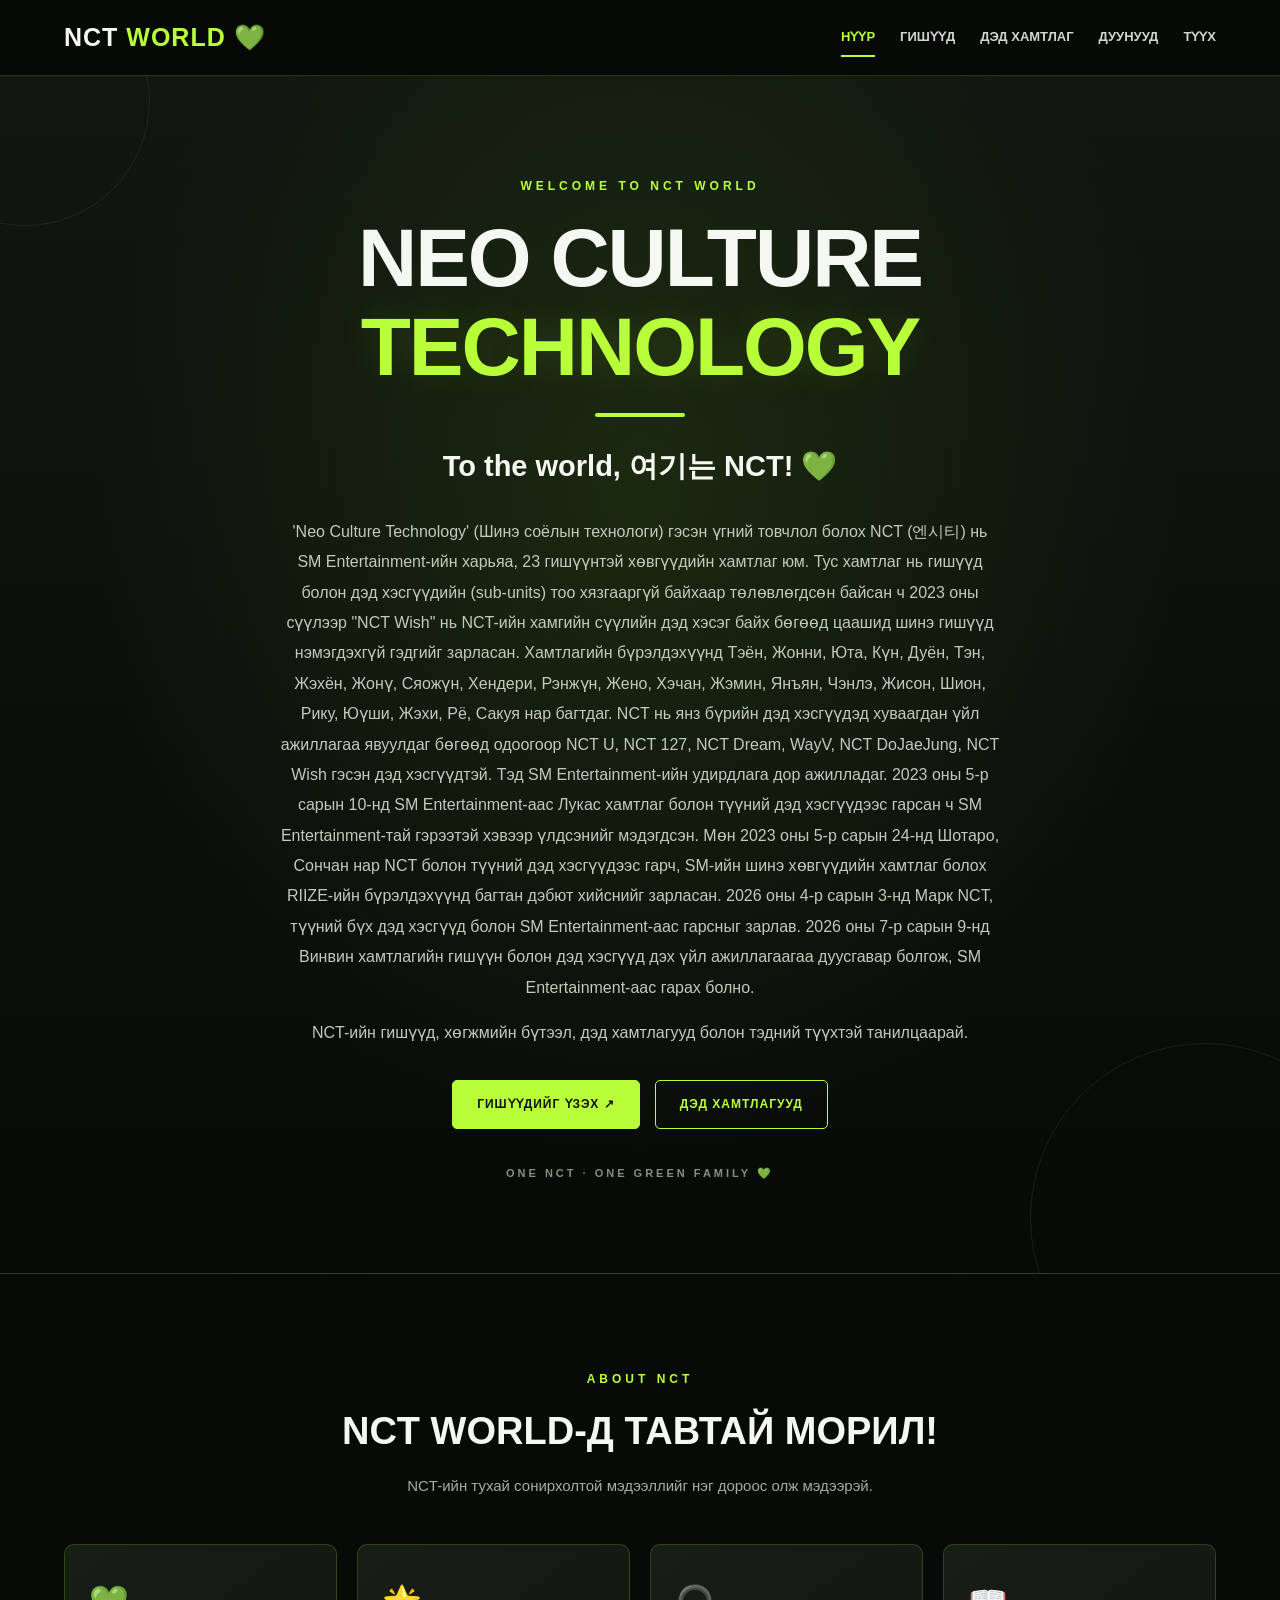
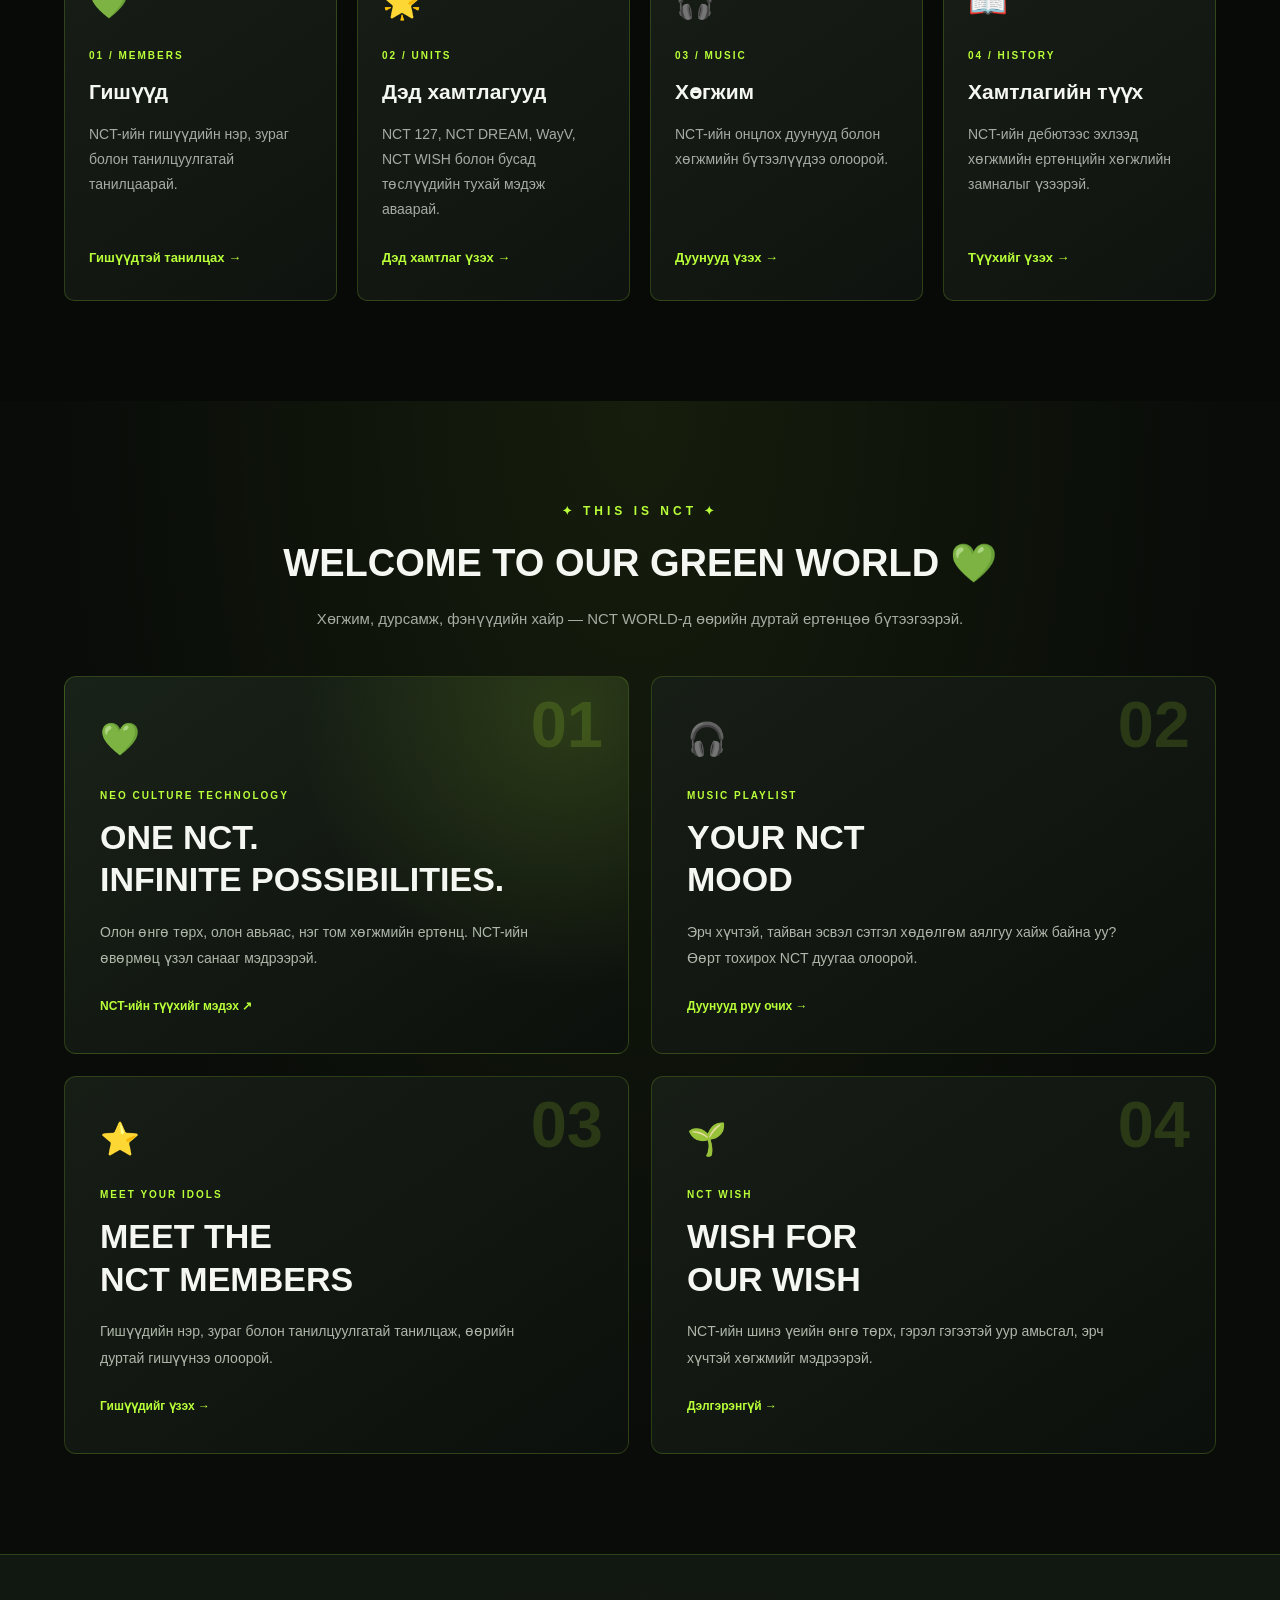
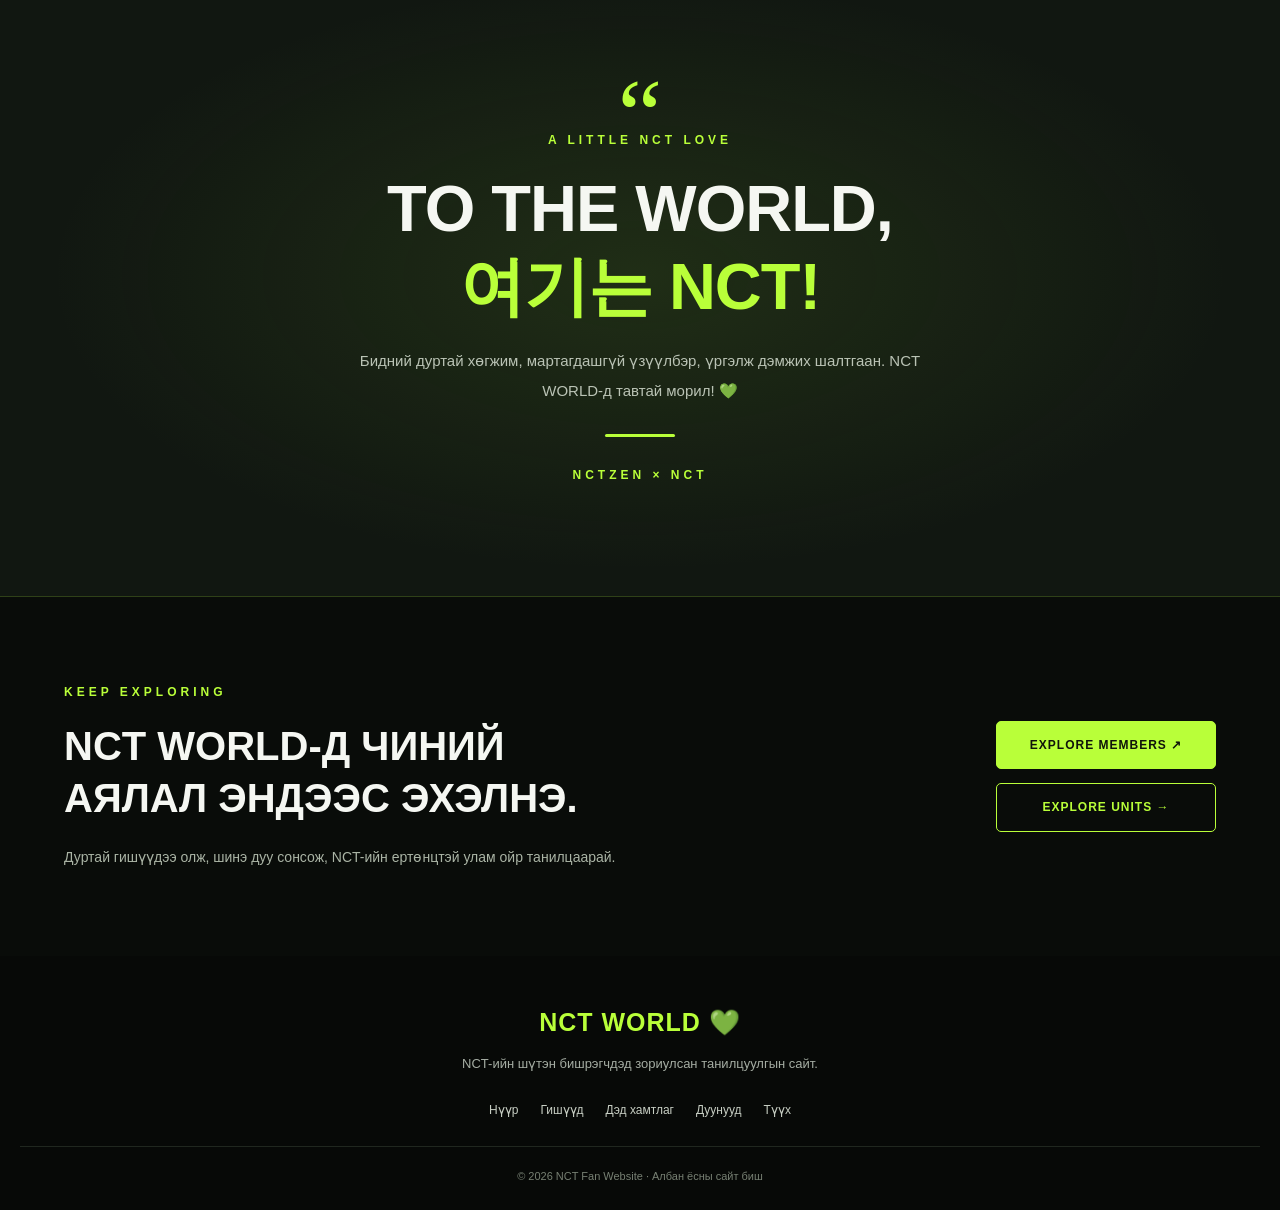
<file: index.html>
<!DOCTYPE html>
<html lang="mn">
<head>
    <meta charset="UTF-8">
    <meta name="viewport" content="width=device-width, initial-scale=1.0">
    <meta name="description" content="NCT WORLD - NCT хамтлагийн шүтэн бишрэгчдэд зориулсан сайт.">
    <title>NCT WORLD 💚 | Нүүр</title>
    <link rel="stylesheet" href="index.css">
</head>
<body>

<!-- HEADER -->
<header class="header">
    <a href="index.html" class="logo">NCT <span>WORLD 💚</span></a>

    <nav class="navbar">
        <a class="active" href="index.html">НҮҮР</a>
        <a href="members.html">ГИШҮҮД</a>
        <a href="units.html">ДЭД ХАМТЛАГ</a>
        <a href="songs.html">ДУУНУУД</a>
        <a href="history.html">ТҮҮХ</a>
    </nav>
</header>

<main>

    <!-- HERO -->
    <section class="hero">
        <div class="hero-content">

            <p class="eyebrow">WELCOME TO NCT WORLD</p>

            <h1>
                NEO CULTURE<br>
                <span>TECHNOLOGY</span>
            </h1>

            <div class="hero-line"></div>

            <h2>To the world, 여기는 NCT! 💚</h2>

            <p class="hero-description">
            'Neo Culture Technology' (Шинэ соёлын технологи) гэсэн үгний товчлол болох NCT (엔시티) нь SM Entertainment-ийн харьяа, 23 гишүүнтэй хөвгүүдийн хамтлаг юм. Тус хамтлаг нь гишүүд болон дэд хэсгүүдийн (sub-units) тоо хязгааргүй байхаар төлөвлөгдсөн байсан ч 2023 оны сүүлээр "NCT Wish" нь NCT-ийн хамгийн сүүлийн дэд хэсэг байх бөгөөд цаашид шинэ гишүүд нэмэгдэхгүй гэдгийг зарласан. Хамтлагийн бүрэлдэхүүнд Тэён, Жонни, Юта, Күн, Дуён, Тэн, Жэхён, Жонү, Сяожүн, Хендери, Рэнжүн, Жено, Хэчан, Жэмин, Янъян, Чэнлэ, Жисон, Шион, Рику, Юүши, Жэхи, Рё, Сакуя нар багтдаг. NCT нь янз бүрийн дэд хэсгүүдэд хуваагдан үйл ажиллагаа явуулдаг бөгөөд одоогоор NCT U, NCT 127, NCT Dream, WayV, NCT DoJaeJung, NCT Wish гэсэн дэд хэсгүүдтэй. Тэд SM Entertainment-ийн удирдлага дор ажилладаг. 2023 оны 5-р сарын 10-нд SM Entertainment-аас Лукас хамтлаг болон түүний дэд хэсгүүдээс гарсан ч SM Entertainment-тай гэрээтэй хэвээр үлдсэнийг мэдэгдсэн. Мөн 2023 оны 5-р сарын 24-нд Шотаро, Сончан нар NCT болон түүний дэд хэсгүүдээс гарч, SM-ийн шинэ хөвгүүдийн хамтлаг болох RIIZE-ийн бүрэлдэхүүнд багтан дэбют хийснийг зарласан. 2026 оны 4-р сарын 3-нд Марк NCT, түүний бүх дэд хэсгүүд болон SM Entertainment-аас гарсныг зарлав. 2026 оны 7-р сарын 9-нд Винвин хамтлагийн гишүүн болон дэд хэсгүүд дэх үйл ажиллагаагаа дуусгавар болгож, SM Entertainment-аас гарах болно.
            </p>

            <p class="hero-description">
                NCT-ийн гишүүд, хөгжмийн бүтээл, дэд хамтлагууд
                болон тэдний түүхтэй танилцаарай.
            </p>

            <div class="hero-buttons">
                <a href="members.html" class="button primary-button">
                    ГИШҮҮДИЙГ ҮЗЭХ ↗
                </a>

                <a href="units.html" class="button secondary-button">
                    ДЭД ХАМТЛАГУУД
                </a>
            </div>

            <p class="hero-note">ONE NCT · ONE GREEN FAMILY 💚</p>
        </div>

        <div class="hero-decoration decoration-one"></div>
        <div class="hero-decoration decoration-two"></div>
    </section>


    <!-- ABOUT NCT -->
    <section class="container about-section">

        <div class="section-heading">
            <p class="eyebrow">ABOUT NCT</p>
            <h2>NCT WORLD-Д ТАВТАЙ МОРИЛ!</h2>
            <p>
                NCT-ийн тухай сонирхолтой мэдээллийг
                нэг дороос олж мэдээрэй.
            </p>
        </div>

        <div class="card-grid">

            <article class="info-card">
                <div class="card-icon">💚</div>
                <p class="card-number">01 / MEMBERS</p>
                <h3>Гишүүд</h3>
                <p>
                    NCT-ийн гишүүдийн нэр, зураг болон
                    танилцуулгатай танилцаарай.
                </p>
                <a href="members.html" class="text-link">
                    Гишүүдтэй танилцах →
                </a>
            </article>

            <article class="info-card">
                <div class="card-icon">🌟</div>
                <p class="card-number">02 / UNITS</p>
                <h3>Дэд хамтлагууд</h3>
                <p>
                    NCT 127, NCT DREAM, WayV, NCT WISH
                    болон бусад төслүүдийн тухай мэдэж аваарай.
                </p>
                <a href="units.html" class="text-link">
                    Дэд хамтлаг үзэх →
                </a>
            </article>

            <article class="info-card">
                <div class="card-icon">🎧</div>
                <p class="card-number">03 / MUSIC</p>
                <h3>Хөгжим</h3>
                <p>
                    NCT-ийн онцлох дуунууд болон
                    хөгжмийн бүтээлүүдээ олоорой.
                </p>
                <a href="songs.html" class="text-link">
                    Дуунууд үзэх →
                </a>
            </article>

            <article class="info-card">
                <div class="card-icon">📖</div>
                <p class="card-number">04 / HISTORY</p>
                <h3>Хамтлагийн түүх</h3>
                <p>
                    NCT-ийн дебютээс эхлээд хөгжмийн
                    ертөнцийн хөгжлийн замналыг үзээрэй.
                </p>
                <a href="history.html" class="text-link">
                    Түүхийг үзэх →
                </a>
            </article>

        </div>
    </section>


    <!-- NCT WORLD SPECIAL ZONE -->
    <section class="special-section">
        <div class="container">

            <div class="section-heading">
                <p class="eyebrow">✦ THIS IS NCT ✦</p>
                <h2>WELCOME TO OUR GREEN WORLD 💚</h2>
                <p>
                    Хөгжим, дурсамж, фэнүүдийн хайр —
                    NCT WORLD-д өөрийн дуртай ертөнцөө бүтээгээрэй.
                </p>
            </div>

            <div class="special-grid">

                <article class="special-card special-main">
                    <div class="special-number">01</div>
                    <div class="special-icon">💚</div>
                    <p class="special-label">NEO CULTURE TECHNOLOGY</p>
                    <h3>ONE NCT.<br>INFINITE POSSIBILITIES.</h3>
                    <p>
                        Олон өнгө төрх, олон авьяас,
                        нэг том хөгжмийн ертөнц.
                        NCT-ийн өвөрмөц үзэл санааг мэдрээрэй.
                    </p>
                    <a href="history.html" class="special-link">
                        NCT-ийн түүхийг мэдэх ↗
                    </a>
                </article>

                <article class="special-card">
                    <div class="special-number">02</div>
                    <div class="special-icon">🎧</div>
                    <p class="special-label">MUSIC PLAYLIST</p>
                    <h3>YOUR NCT<br>MOOD</h3>
                    <p>
                        Эрч хүчтэй, тайван эсвэл сэтгэл хөдөлгөм
                        аялгуу хайж байна уу?
                        Өөрт тохирох NCT дуугаа олоорой.
                    </p>
                    <a href="songs.html" class="special-link">
                        Дуунууд руу очих →
                    </a>
                </article>

                <article class="special-card">
                    <div class="special-number">03</div>
                    <div class="special-icon">⭐</div>
                    <p class="special-label">MEET YOUR IDOLS</p>
                    <h3>MEET THE<br>NCT MEMBERS</h3>
                    <p>
                        Гишүүдийн нэр, зураг болон
                        танилцуулгатай танилцаж,
                        өөрийн дуртай гишүүнээ олоорой.
                    </p>
                    <a href="members.html" class="special-link">
                        Гишүүдийг үзэх →
                    </a>
                </article>

                <article class="special-card">
                    <div class="special-number">04</div>
                    <div class="special-icon">🌱</div>
                    <p class="special-label">NCT WISH</p>
                    <h3>WISH FOR<br>OUR WISH</h3>
                    <p>
                        NCT-ийн шинэ үеийн өнгө төрх,
                        гэрэл гэгээтэй уур амьсгал,
                        эрч хүчтэй хөгжмийг мэдрээрэй.
                    </p>
                    <a href="units.html" class="special-link">
                        Дэлгэрэнгүй →
                    </a>
                </article>

            </div>
        </div>
    </section>


    <!-- NCT QUOTE -->
    <section class="quote-section">
        <div class="quote-content">

            <span class="quote-mark">“</span>

            <p class="eyebrow">A LITTLE NCT LOVE</p>

            <h2>
                TO THE WORLD,<br>
                <span>여기는 NCT!</span>
            </h2>

            <p class="quote-description">
                Бидний дуртай хөгжим, мартагдашгүй үзүүлбэр,
                үргэлж дэмжих шалтгаан.
                NCT WORLD-д тавтай морил! 💚
            </p>

            <div class="quote-divider"></div>

            <p class="quote-signature">NCTZEN × NCT</p>

        </div>
    </section>


    <!-- EXPLORE NCT -->
    <section class="explore-section">
        <div class="container explore-content">

            <div>
                <p class="eyebrow">KEEP EXPLORING</p>

                <h2>
                    NCT WORLD-Д ЧИНИЙ<br>
                    АЯЛАЛ ЭНДЭЭС ЭХЭЛНЭ.
                </h2>

                <p>
                    Дуртай гишүүдээ олж, шинэ дуу сонсож,
                    NCT-ийн ертөнцтэй улам ойр танилцаарай.
                </p>
            </div>

            <div class="explore-buttons">
                <a href="members.html" class="button primary-button">
                    EXPLORE MEMBERS ↗
                </a>

                <a href="units.html" class="button secondary-button">
                    EXPLORE UNITS →
                </a>
            </div>

        </div>
    </section>

</main>


<!-- FOOTER -->
<footer class="footer">

    <a href="index.html" class="footer-logo">NCT WORLD 💚</a>

    <p>
        NCT-ийн шүтэн бишрэгчдэд зориулсан танилцуулгын сайт.
    </p>

    <div class="footer-links">
        <a href="index.html">Нүүр</a>
        <a href="members.html">Гишүүд</a>
        <a href="units.html">Дэд хамтлаг</a>
        <a href="songs.html">Дуунууд</a>
        <a href="history.html">Түүх</a>
    </div>

    <p class="copyright">
        © 2026 NCT Fan Website · Албан ёсны сайт биш
    </p>

</footer>

</body>
</html>
</file>
<file: index.css>
/* =========================
   NCT WORLD MAIN STYLE
========================= */

:root {
    --green: #b9ff39;
    --green-light: #d1ff83;
    --black: #080a08;
    --dark: #101410;
    --card: #151b15;
    --white: #f5f7f2;
    --gray: #a5ada3;
    --border: rgba(185, 255, 57, 0.18);
}

* {
    margin: 0;
    padding: 0;
    box-sizing: border-box;
}

html {
    scroll-behavior: smooth;
    scroll-padding-top: 90px;
}

body {
    font-family: Arial, Helvetica, sans-serif;
    background: var(--black);
    color: var(--white);
    line-height: 1.7;
}

a {
    color: inherit;
    text-decoration: none;
}

.container {
    width: min(1180px, 90%);
    margin: 0 auto;
}


/* HEADER */

.header {
    position: sticky;
    top: 0;
    z-index: 1000;
    min-height: 76px;
    padding: 15px 5%;
    display: flex;
    align-items: center;
    justify-content: space-between;
    gap: 25px;
    background: rgba(8, 10, 8, 0.96);
    border-bottom: 1px solid var(--border);
    backdrop-filter: blur(12px);
}

.logo {
    font-size: 25px;
    font-weight: 900;
    letter-spacing: 1px;
    white-space: nowrap;
}

.logo span {
    color: var(--green);
}

.navbar {
    display: flex;
    align-items: center;
    justify-content: center;
    flex-wrap: wrap;
    gap: 25px;
}

.navbar a {
    position: relative;
    color: #d2d7ce;
    font-size: 13px;
    font-weight: bold;
    transition: 0.3s;
}

.navbar a::after {
    content: "";
    position: absolute;
    left: 0;
    bottom: -8px;
    width: 0;
    height: 2px;
    background: var(--green);
    transition: 0.3s;
}

.navbar a:hover,
.navbar a.active {
    color: var(--green);
}

.navbar a:hover::after,
.navbar a.active::after {
    width: 100%;
}


/* HERO */

.hero {
    position: relative;
    min-height: 650px;
    padding: 100px 20px 90px;
    display: flex;
    align-items: center;
    justify-content: center;
    text-align: center;
    overflow: hidden;
    background:
        radial-gradient(
            ellipse at 50% 35%,
            rgba(87, 133, 29, 0.20),
            transparent 60%
        ),
        linear-gradient(180deg, #101610, #080a08);
    border-bottom: 1px solid var(--border);
}

.hero-content {
    position: relative;
    z-index: 2;
    max-width: 900px;
    margin: auto;
}

.eyebrow {
    color: var(--green);
    font-size: 12px;
    font-weight: 900;
    letter-spacing: 4px;
    margin-bottom: 18px;
}

.hero h1 {
    font-size: clamp(42px, 7vw, 82px);
    line-height: 1.08;
    font-weight: 900;
    letter-spacing: -2px;
    margin-bottom: 22px;
}

.hero h1 span {
    color: var(--green);
    text-shadow: 0 0 35px rgba(185, 255, 57, 0.13);
}

.hero-line {
    width: 90px;
    height: 4px;
    margin: 0 auto 25px;
    background: var(--green);
    border-radius: 10px;
}

.hero h2 {
    font-size: clamp(20px, 3vw, 29px);
    margin-bottom: 25px;
}

.hero-description {
    max-width: 720px;
    margin: 0 auto 15px;
    color: #c2c9be;
    font-size: 16px;
    line-height: 1.9;
}

.hero-note {
    margin-top: 35px;
    color: #85907f;
    font-size: 11px;
    font-weight: bold;
    letter-spacing: 3px;
}

.hero-buttons {
    display: flex;
    justify-content: center;
    gap: 15px;
    flex-wrap: wrap;
    margin-top: 32px;
}

.hero-decoration {
    position: absolute;
    width: 250px;
    height: 250px;
    border: 1px solid rgba(185, 255, 57, 0.09);
    border-radius: 50%;
    pointer-events: none;
}

.decoration-one {
    top: -100px;
    left: -100px;
}

.decoration-two {
    right: -100px;
    bottom: -120px;
    width: 350px;
    height: 350px;
}


/* BUTTONS */

.button {
    display: inline-flex;
    align-items: center;
    justify-content: center;
    min-height: 48px;
    padding: 13px 24px;
    border-radius: 5px;
    font-size: 12px;
    font-weight: 900;
    letter-spacing: 1px;
    transition: 0.3s;
}

.primary-button {
    color: #10150a;
    background: var(--green);
    border: 1px solid var(--green);
}

.primary-button:hover {
    background: var(--green-light);
    transform: translateY(-3px);
    box-shadow: 0 8px 25px rgba(185, 255, 57, 0.15);
}

.secondary-button {
    color: var(--green);
    background: transparent;
    border: 1px solid var(--green);
}

.secondary-button:hover {
    color: #10150a;
    background: var(--green);
    transform: translateY(-3px);
}


/* SECTION HEADINGS */

.section-heading {
    max-width: 760px;
    margin: 0 auto 45px;
    text-align: center;
}

.section-heading h2 {
    font-size: clamp(25px, 4vw, 38px);
    line-height: 1.3;
    margin-bottom: 17px;
}

.section-heading > p:last-child {
    color: var(--gray);
    font-size: 15px;
}


/* ABOUT CARDS */

.about-section {
    padding-top: 95px;
    padding-bottom: 100px;
}

.card-grid {
    display: grid;
    grid-template-columns: repeat(4, minmax(0, 1fr));
    gap: 20px;
}

.info-card {
    min-width: 0;
    padding: 30px 24px;
    background: linear-gradient(145deg, #171e16, #0f130f);
    border: 1px solid var(--border);
    border-radius: 10px;
    transition: 0.3s;
}

.info-card:hover {
    transform: translateY(-7px);
    border-color: var(--green);
    box-shadow: 0 12px 35px rgba(0, 0, 0, 0.25);
}

.card-icon {
    font-size: 32px;
    margin-bottom: 18px;
}

.card-number {
    color: var(--green);
    font-size: 10px;
    font-weight: bold;
    letter-spacing: 2px;
    margin-bottom: 10px;
}

.info-card h3 {
    font-size: 21px;
    margin-bottom: 12px;
}

.info-card > p:not(.card-number) {
    min-height: 105px;
    color: var(--gray);
    font-size: 14px;
    line-height: 1.8;
}

.text-link {
    display: inline-block;
    margin-top: 20px;
    color: var(--green);
    font-size: 13px;
    font-weight: bold;
    transition: 0.3s;
}

.text-link:hover {
    color: white;
    transform: translateX(4px);
}


/* SPECIAL ZONE */

.special-section {
    padding: 100px 0;
    background:
        radial-gradient(
            ellipse at top,
            rgba(185, 255, 57, 0.07),
            transparent 65%
        ),
        #090c09;
}

.special-grid {
    display: grid;
    grid-template-columns: repeat(2, minmax(0, 1fr));
    gap: 22px;
}

.special-card {
    position: relative;
    min-height: 330px;
    padding: 35px;
    overflow: hidden;
    background: linear-gradient(145deg, #171e16, #0c100c);
    border: 1px solid var(--border);
    border-radius: 12px;
    transition: 0.3s;
}

.special-card:hover {
    transform: translateY(-6px);
    border-color: var(--green);
    box-shadow: 0 15px 40px rgba(0, 0, 0, 0.3);
}

.special-main {
    background:
        radial-gradient(
            circle at 90% 10%,
            rgba(185, 255, 57, 0.15),
            transparent 45%
        ),
        linear-gradient(145deg, #192218, #0c100c);
}

.special-number {
    position: absolute;
    top: 15px;
    right: 25px;
    color: rgba(185, 255, 57, 0.15);
    font-size: 65px;
    font-weight: 900;
    line-height: 1;
}

.special-icon {
    position: relative;
    font-size: 32px;
    margin-bottom: 20px;
}

.special-label {
    color: var(--green);
    font-size: 10px;
    font-weight: bold;
    letter-spacing: 2px;
    margin-bottom: 12px;
}

.special-card h3 {
    position: relative;
    font-size: clamp(24px, 3vw, 34px);
    line-height: 1.25;
    margin-bottom: 18px;
}

.special-card > p:not(.special-label) {
    max-width: 450px;
    color: #aeb7a9;
    font-size: 14px;
    line-height: 1.9;
}

.special-link {
    display: inline-block;
    margin-top: 24px;
    color: var(--green);
    font-size: 12px;
    font-weight: 900;
    transition: 0.3s;
}

.special-link:hover {
    color: white;
    transform: translateX(5px);
}


/* QUOTE SECTION */

.quote-section {
    position: relative;
    padding: 110px 20px;
    text-align: center;
    overflow: hidden;
    background:
        radial-gradient(
            ellipse at center,
            rgba(100, 150, 45, 0.18),
            transparent 65%
        ),
        #111711;
    border-top: 1px solid var(--border);
    border-bottom: 1px solid var(--border);
}

.quote-content {
    position: relative;
    max-width: 800px;
    margin: auto;
}

.quote-mark {
    display: block;
    height: 65px;
    color: var(--green);
    font-family: Georgia, serif;
    font-size: 100px;
    line-height: 1;
}

.quote-section h2 {
    margin: 20px 0;
    font-size: clamp(35px, 6vw, 65px);
    font-weight: 900;
    line-height: 1.2;
    letter-spacing: -1px;
}

.quote-section h2 span {
    color: var(--green);
}

.quote-description {
    max-width: 600px;
    margin: 0 auto;
    color: #bac3b5;
    font-size: 15px;
    line-height: 2;
}

.quote-divider {
    width: 70px;
    height: 3px;
    margin: 28px auto;
    background: var(--green);
    border-radius: 10px;
}

.quote-signature {
    color: var(--green);
    font-size: 12px;
    font-weight: bold;
    letter-spacing: 4px;
}


/* EXPLORE SECTION */

.explore-section {
    padding: 85px 0;
    background: #090c09;
}

.explore-content {
    display: flex;
    align-items: center;
    justify-content: space-between;
    gap: 35px;
}

.explore-content > div:first-child {
    max-width: 620px;
}

.explore-content h2 {
    margin-bottom: 20px;
    font-size: clamp(26px, 4vw, 40px);
    line-height: 1.3;
}

.explore-content > div:first-child > p:last-child {
    color: #aab4a5;
    font-size: 14px;
    line-height: 1.9;
}

.explore-buttons {
    display: flex;
    flex-direction: column;
    align-items: stretch;
    gap: 14px;
    min-width: 220px;
}


/* FOOTER */

.footer {
    padding: 45px 20px 25px;
    text-align: center;
    background: #070907;
}

.footer-logo {
    display: inline-block;
    margin-bottom: 10px;
    color: var(--green);
    font-size: 25px;
    font-weight: 900;
    letter-spacing: 1px;
}

.footer > p {
    color: var(--gray);
    font-size: 13px;
}

.footer-links {
    display: flex;
    justify-content: center;
    gap: 22px;
    flex-wrap: wrap;
    margin: 25px 0;
}

.footer-links a {
    color: #c7cec3;
    font-size: 12px;
    transition: 0.3s;
}

.footer-links a:hover {
    color: var(--green);
}

.footer .copyright {
    padding-top: 20px;
    border-top: 1px solid #20271f;
    color: #778073;
    font-size: 11px;
}


/* RESPONSIVE DESIGN */

@media (max-width: 1000px) {
    .header {
        flex-direction: column;
        gap: 15px;
    }

    .navbar {
        gap: 20px;
    }

    .card-grid {
        grid-template-columns: repeat(2, minmax(0, 1fr));
    }

    .info-card > p:not(.card-number) {
        min-height: auto;
    }
}

@media (max-width: 800px) {
    .special-grid {
        grid-template-columns: 1fr;
    }

    .special-card {
        min-height: 300px;
    }

    .explore-content {
        flex-direction: column;
        align-items: flex-start;
    }

    .explore-buttons {
        width: 100%;
    }
}

@media (max-width: 600px) {
    .header {
        padding: 16px 4%;
    }

    .logo {
        font-size: 22px;
    }

    .navbar {
        gap: 12px 16px;
    }

    .navbar a {
        font-size: 11px;
    }

    .hero {
        min-height: 600px;
        padding: 75px 20px;
    }

    .hero h1 {
        letter-spacing: -1px;
    }

    .hero-description {
        font-size: 14px;
    }

    .hero-note {
        font-size: 9px;
        letter-spacing: 2px;
    }

    .hero-buttons {
        align-items: center;
        flex-direction: column;
    }

    .button {
        width: 100%;
        max-width: 300px;
    }

    .about-section,
    .special-section {
        padding-top: 70px;
        padding-bottom: 70px;
    }

    .card-grid {
        grid-template-columns: 1fr;
    }

    .info-card {
        padding: 25px;
    }

    .special-card {
        padding: 27px;
        min-height: auto;
    }

    .special-card h3 {
        font-size: 27px;
    }

    .quote-section {
        padding: 80px 20px;
    }

    .explore-section {
        padding: 65px 0;
    }

    .explore-buttons {
        align-items: flex-start;
    }

    .footer-links {
        gap: 14px;
    }
}
</file>
